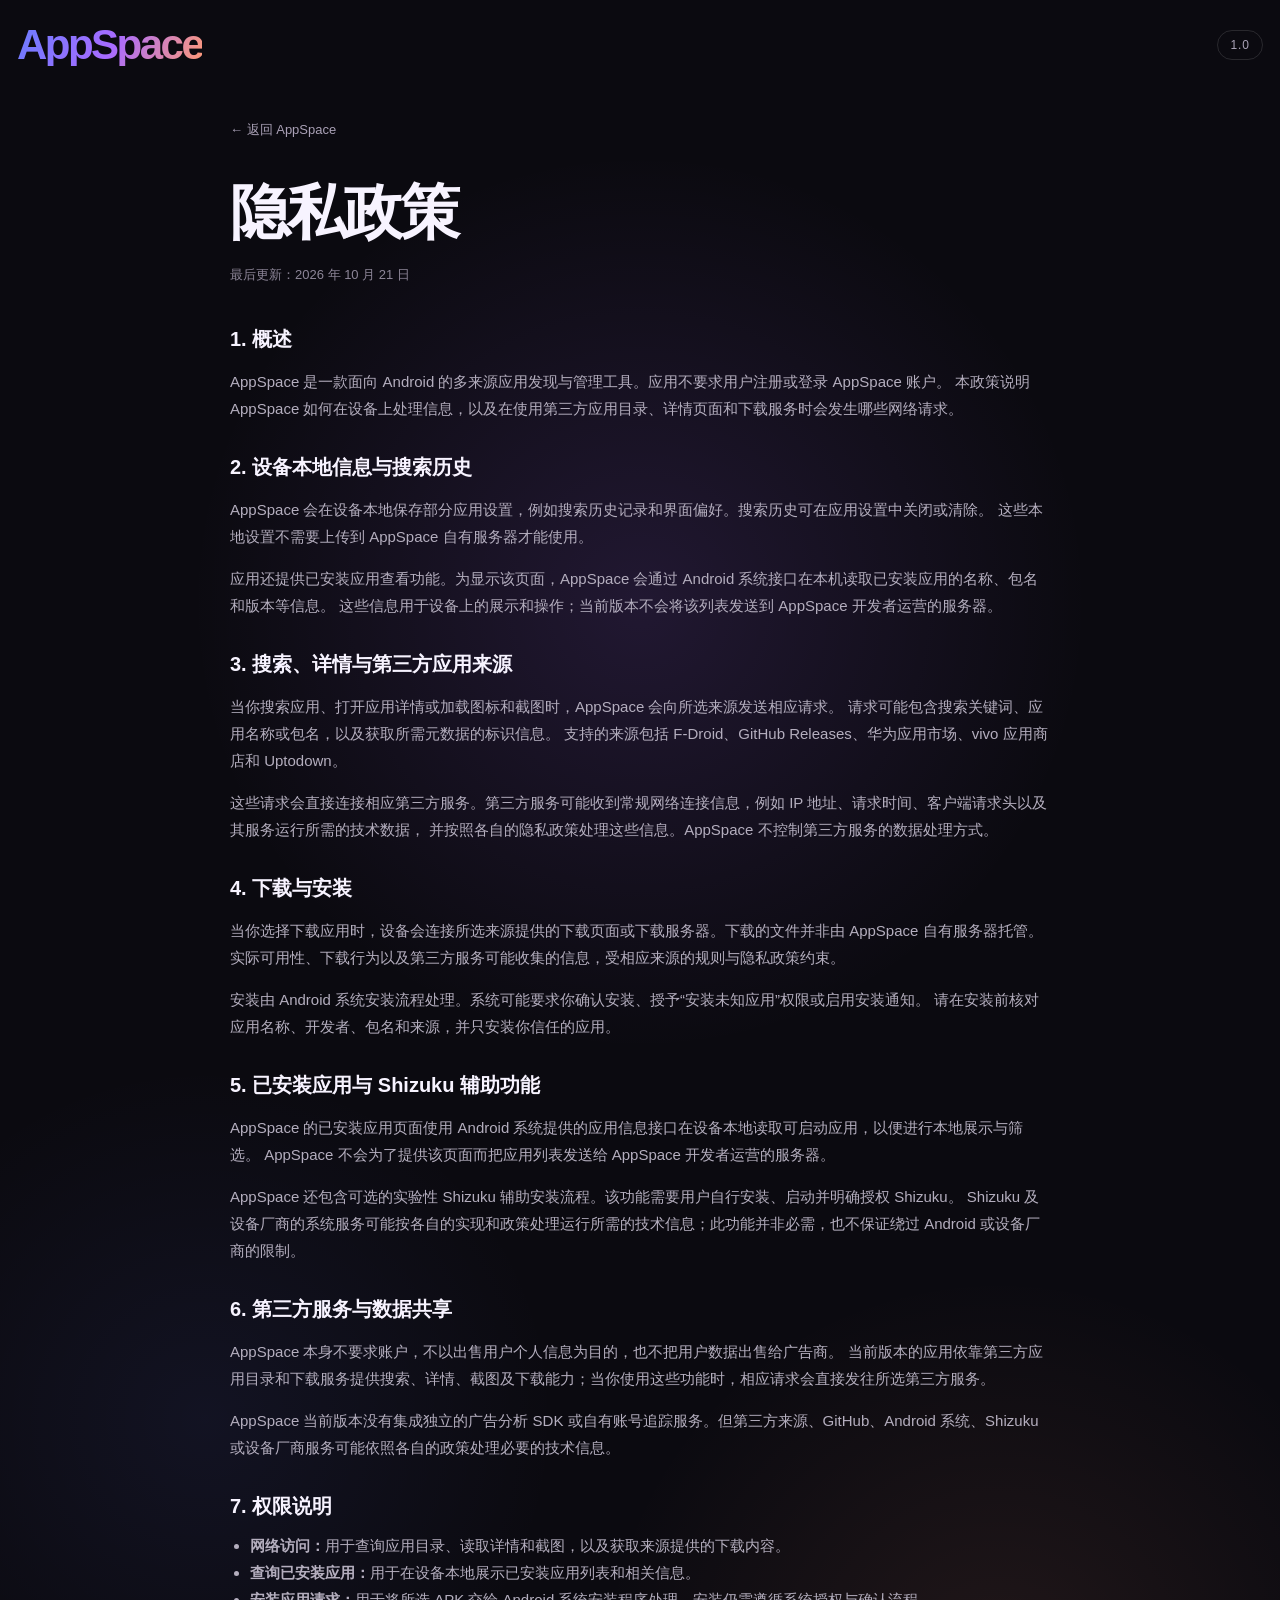
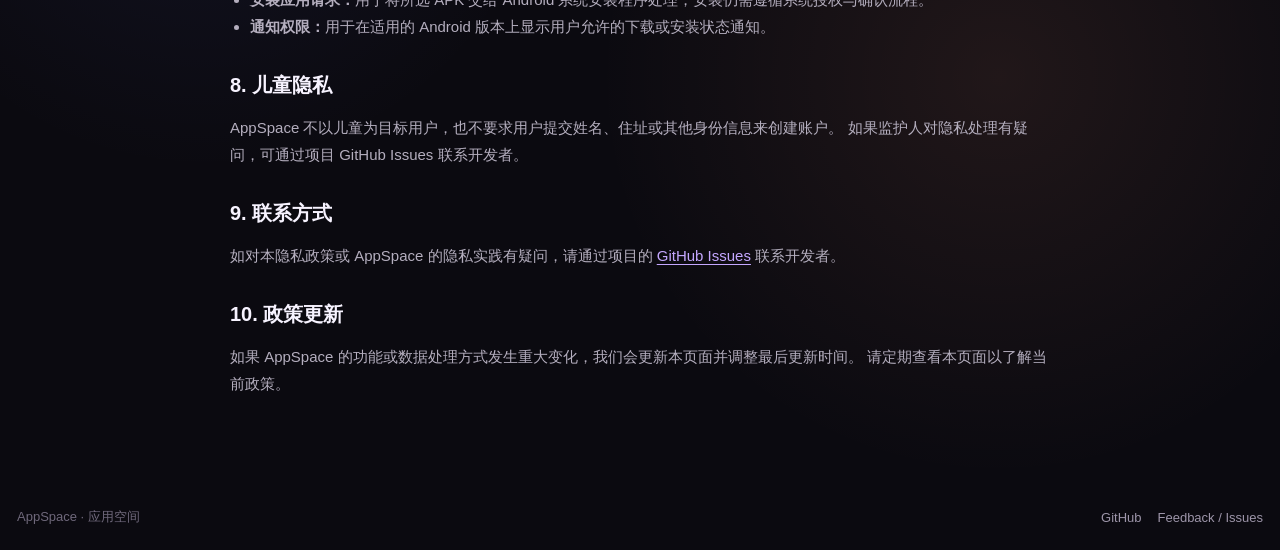
<file: docs/privacy.html>
<!doctype html>
<html lang="zh-CN">
<head>
  <meta charset="utf-8">
  <meta name="viewport" content="width=device-width, initial-scale=1, viewport-fit=cover">
  <meta name="theme-color" content="#0b0a10">
  <meta name="description" content="AppSpace · 应用空间隐私政策">
  <meta name="site-build" content="2026-10-21-privacy-01">
  <title>AppSpace · 隐私政策</title>
  <link rel="icon" type="image/webp" href="./assets/appspace-icon.webp?v=1.0.8">
  <link rel="stylesheet" href="./style.css?v=1.0.3">
  <style>
    .privacy-page { width: min(820px, 100%); margin: 0 auto; padding: 54px 0 80px; }
    .privacy-page h1 { margin: 0 0 12px; font-size: clamp(38px, 7vw, 60px); letter-spacing: -0.055em; }
    .privacy-page .updated { color: #8d8698; font-size: 13px; margin-bottom: 42px; }
    .privacy-section { margin-top: 32px; }
    .privacy-section h2 { margin: 0 0 12px; font-size: 20px; }
    .privacy-section p, .privacy-section li { color: #b4aebe; font-size: 15px; line-height: 1.8; }
    .privacy-section ul { margin: 10px 0 0 20px; padding: 0; }
    .privacy-section a { color: #c4a7ff; text-decoration: underline; text-underline-offset: 3px; }
    .privacy-back { display: inline-flex; margin-bottom: 34px; color: #aaa1b6; font-size: 13px; }
  </style>
</head>
<body>
  <main class="site">
    <header class="site-header">
      <a class="brand" href="./index.html" aria-label="AppSpace 首页">AppSpace</a>
      <span class="version">1.0</span>
    </header>

    <section class="privacy-page">
      <a class="privacy-back" href="./index.html">← 返回 AppSpace</a>

      <h1>隐私政策</h1>
      <div class="updated">最后更新：2026 年 10 月 21 日</div>

      <div class="privacy-section">
        <h2>1. 概述</h2>
        <p>
          AppSpace 是一款面向 Android 的多来源应用发现与管理工具。应用不要求用户注册或登录 AppSpace 账户。
          本政策说明 AppSpace 如何在设备上处理信息，以及在使用第三方应用目录、详情页面和下载服务时会发生哪些网络请求。
        </p>
      </div>

      <div class="privacy-section">
        <h2>2. 设备本地信息与搜索历史</h2>
        <p>
          AppSpace 会在设备本地保存部分应用设置，例如搜索历史记录和界面偏好。搜索历史可在应用设置中关闭或清除。
          这些本地设置不需要上传到 AppSpace 自有服务器才能使用。
        </p>
        <p>
          应用还提供已安装应用查看功能。为显示该页面，AppSpace 会通过 Android 系统接口在本机读取已安装应用的名称、包名和版本等信息。
          这些信息用于设备上的展示和操作；当前版本不会将该列表发送到 AppSpace 开发者运营的服务器。
        </p>
      </div>

      <div class="privacy-section">
        <h2>3. 搜索、详情与第三方应用来源</h2>
        <p>
          当你搜索应用、打开应用详情或加载图标和截图时，AppSpace 会向所选来源发送相应请求。
          请求可能包含搜索关键词、应用名称或包名，以及获取所需元数据的标识信息。
          支持的来源包括 F-Droid、GitHub Releases、华为应用市场、vivo 应用商店和 Uptodown。
        </p>
        <p>
          这些请求会直接连接相应第三方服务。第三方服务可能收到常规网络连接信息，例如 IP 地址、请求时间、客户端请求头以及其服务运行所需的技术数据，
          并按照各自的隐私政策处理这些信息。AppSpace 不控制第三方服务的数据处理方式。
        </p>
      </div>

      <div class="privacy-section">
        <h2>4. 下载与安装</h2>
        <p>
          当你选择下载应用时，设备会连接所选来源提供的下载页面或下载服务器。下载的文件并非由 AppSpace 自有服务器托管。
          实际可用性、下载行为以及第三方服务可能收集的信息，受相应来源的规则与隐私政策约束。
        </p>
        <p>
          安装由 Android 系统安装流程处理。系统可能要求你确认安装、授予“安装未知应用”权限或启用安装通知。
          请在安装前核对应用名称、开发者、包名和来源，并只安装你信任的应用。
        </p>
      </div>

      <div class="privacy-section">
        <h2>5. 已安装应用与 Shizuku 辅助功能</h2>
        <p>
          AppSpace 的已安装应用页面使用 Android 系统提供的应用信息接口在设备本地读取可启动应用，以便进行本地展示与筛选。
          AppSpace 不会为了提供该页面而把应用列表发送给 AppSpace 开发者运营的服务器。
        </p>
        <p>
          AppSpace 还包含可选的实验性 Shizuku 辅助安装流程。该功能需要用户自行安装、启动并明确授权 Shizuku。
          Shizuku 及设备厂商的系统服务可能按各自的实现和政策处理运行所需的技术信息；此功能并非必需，也不保证绕过 Android 或设备厂商的限制。
        </p>
      </div>

      <div class="privacy-section">
        <h2>6. 第三方服务与数据共享</h2>
        <p>
          AppSpace 本身不要求账户，不以出售用户个人信息为目的，也不把用户数据出售给广告商。
          当前版本的应用依靠第三方应用目录和下载服务提供搜索、详情、截图及下载能力；当你使用这些功能时，相应请求会直接发往所选第三方服务。
        </p>
        <p>
          AppSpace 当前版本没有集成独立的广告分析 SDK 或自有账号追踪服务。但第三方来源、GitHub、Android 系统、Shizuku 或设备厂商服务可能依照各自的政策处理必要的技术信息。
        </p>
      </div>

      <div class="privacy-section">
        <h2>7. 权限说明</h2>
        <ul>
          <li><strong>网络访问：</strong>用于查询应用目录、读取详情和截图，以及获取来源提供的下载内容。</li>
          <li><strong>查询已安装应用：</strong>用于在设备本地展示已安装应用列表和相关信息。</li>
          <li><strong>安装应用请求：</strong>用于将所选 APK 交给 Android 系统安装程序处理，安装仍需遵循系统授权与确认流程。</li>
          <li><strong>通知权限：</strong>用于在适用的 Android 版本上显示用户允许的下载或安装状态通知。</li>
        </ul>
      </div>

      <div class="privacy-section">
        <h2>8. 儿童隐私</h2>
        <p>
          AppSpace 不以儿童为目标用户，也不要求用户提交姓名、住址或其他身份信息来创建账户。
          如果监护人对隐私处理有疑问，可通过项目 GitHub Issues 联系开发者。
        </p>
      </div>

      <div class="privacy-section">
        <h2>9. 联系方式</h2>
        <p>
          如对本隐私政策或 AppSpace 的隐私实践有疑问，请通过项目的
          <a href="https://github.com/SteveYuanlong9321/AppSpace/issues" target="_blank" rel="noopener noreferrer">GitHub Issues</a>
          联系开发者。
        </p>
      </div>

      <div class="privacy-section">
        <h2>10. 政策更新</h2>
        <p>
          如果 AppSpace 的功能或数据处理方式发生重大变化，我们会更新本页面并调整最后更新时间。
          请定期查看本页面以了解当前政策。
        </p>
      </div>
    </section>

    <footer class="site-footer">
      <span>AppSpace · 应用空间</span>
      <div class="site-footer-links">
        <a href="https://github.com/SteveYuanlong9321/AppSpace" target="_blank" rel="noopener noreferrer">GitHub</a>
        <a href="https://github.com/SteveYuanlong9321/AppSpace/issues" target="_blank" rel="noopener noreferrer">Feedback / Issues</a>
      </div>
    </footer>
  </main>
  <script src="https://keepandroidopen.org/banner.js?lang=zh-CN&amp;size=mini&amp;link=https%3A%2F%2Fsteve0309.dpdns.org%2Fandroid-open.html&amp;hidebutton=off&amp;animation=off"></script>
</body>
</html>
</file>
<file: docs/style.css>
:root {
  --bg: #0b0a10;
  --text: #f7f3ff;
  --muted: #9992a7;
  --line: rgba(255, 255, 255, 0.11);
  --gradient: linear-gradient(115deg, #6b7cff 0%, #a86bff 52%, #ff9a76 100%);
}

* { box-sizing: border-box; }

html, body {
  min-width: 320px;
  min-height: 100%;
}

body {
  margin: 0;
  background:
    radial-gradient(circle at 50% 28%, rgba(168, 107, 255, 0.14), transparent 28rem),
    radial-gradient(circle at 78% 78%, rgba(255, 154, 118, 0.09), transparent 25rem),
    radial-gradient(circle at 16% 66%, rgba(107, 124, 255, 0.08), transparent 22rem),
    var(--bg);
  color: var(--text);
  font-family: -apple-system, BlinkMacSystemFont, "SF Pro Display", "Segoe UI", sans-serif;
  -webkit-font-smoothing: antialiased;
}

a {
  color: inherit;
  text-decoration: none;
}

.site {
  width: min(1400px, calc(100% - 34px));
  min-height: 100svh;
  margin: 0 auto;
  display: flex;
  flex-direction: column;
  padding: 24px 0 max(24px, env(safe-area-inset-bottom));
}

.site-header {
  display: flex;
  align-items: center;
  justify-content: space-between;
}

.header-actions {
  display: flex;
  align-items: center;
  gap: 10px;
}

.author-button {
  padding: 7px 13px;
  border: 1px solid rgba(255, 255, 255, 0.12);
  border-radius: 999px;
  background: rgba(255, 255, 255, 0.035);
  color: #aaa3b7;
  font-size: 12px;
  transition: transform 160ms ease, background 160ms ease, border-color 160ms ease;
}

.author-button:hover {
  transform: translateY(-1px);
  background: rgba(255, 255, 255, 0.055);
  border-color: rgba(255, 255, 255, 0.17);
}

.author-button:active {
  transform: scale(0.98);
}

.brand {
  font-size: clamp(31px, 5vw, 42px);
  font-weight: 800;
  line-height: 1;
  letter-spacing: -0.06em;
  background: var(--gradient);
  -webkit-background-clip: text;
  background-clip: text;
  color: transparent;
}

.version {
  padding: 7px 12px;
  border: 1px solid rgba(255, 255, 255, 0.12);
  border-radius: 999px;
  color: #aaa3b7;
  font-size: 12px;
  letter-spacing: 0.08em;
}

.hero {
  position: relative;
  width: min(1332px, 100%);
  margin: auto;
  padding: 7vh 0 9vh;
  display: flex;
  flex-direction: column;
  align-items: center;
  text-align: center;
}

.hero-aura {
  position: absolute;
  top: 22%;
  left: 50%;
  width: min(560px, 82vw);
  aspect-ratio: 1;
  transform: translate(-50%, -50%);
  border-radius: 50%;
  background:
    radial-gradient(circle, rgba(168, 107, 255, 0.18), rgba(107, 124, 255, 0.07) 36%, transparent 70%);
  filter: blur(12px);
  pointer-events: none;
  z-index: -1;
}

.app-icon-wrap {
  width: clamp(158px, 24vw, 228px);
  aspect-ratio: 1;
  margin-bottom: 28px;
  border-radius: 28%;
  box-shadow:
    0 28px 70px rgba(118, 93, 255, 0.18),
    0 0 90px rgba(187, 112, 255, 0.08);
}

.app-icon {
  display: block;
  width: 100%;
  height: 100%;
}


.eyebrow {
  padding: 7px 11px 6px;
  border: 1px solid rgba(168, 107, 255, 0.2);
  border-radius: 999px;
  background: rgba(168, 107, 255, 0.045);
  color: #c0a8f5;
  font-size: 10px;
  font-weight: 700;
  letter-spacing: 0.18em;
}

.hero h1 {
  margin: 19px 0 13px;
  font-size: clamp(45px, 8vw, 78px);
  line-height: 0.99;
  letter-spacing: -0.068em;
  font-weight: 820;
}

.hero h1 span {
  background: var(--gradient);
  -webkit-background-clip: text;
  background-clip: text;
  color: transparent;
}

.intro {
  max-width: 560px;
  margin: 0;
  color: var(--muted);
  font-size: clamp(14px, 2.2vw, 17px);
  line-height: 1.75;
}

.download-links {
  width: 1332px;
  margin-top: 34px;
  display: flex;
  align-items: center;
  justify-content: center;
  gap: 18px;
  flex-wrap: nowrap;
}

.download-links-cn {
  margin-top: 14px;
}

.release-link {
  width: 240px;
  display: inline-flex;
  line-height: 0;
  border-radius: 17px;
  transition: transform 160ms ease, filter 160ms ease;
}

.release-link:hover {
  transform: translateY(-2px);
  filter: brightness(1.06);
}

.release-link:active {
  transform: scale(0.99);
}

.release-badge {
  display: block;
  width: 100%;
  height: auto;
  border-radius: 17px;
}

.release-link[href*="apkpure"],
.release-link[href*="uptodown"],
.release-link[href*="apkpure"] .release-badge,
.release-link[href*="uptodown"] .release-badge {
  border-radius: 10px;
}

.hero-meta {
  display: flex;
  align-items: center;
  justify-content: center;
  flex-wrap: wrap;
  gap: 10px;
  margin-top: 23px;
  color: #777184;
  font-size: 12px;
}

.hero-meta a {
  color: #a49bad;
}

.meta-dot {
  width: 3px;
  height: 3px;
  border-radius: 50%;
  background: #5c5665;
}

.site-footer {
  display: flex;
  align-items: center;
  justify-content: space-between;
  padding-top: 16px;
  color: #6f687b;
  font-size: 13px;
}

.site-footer-links {
  display: flex;
  align-items: center;
  gap: 16px;
}

.site-footer-social {
  display: flex;
  align-items: center;
  gap: 14px;
}

.site-footer a {
  color: #9d95a9;
}


@media (max-width: 520px) {
  .site {
    width: min(100% - 24px, 520px);
    padding-top: 16px;
  }

  .hero {
    padding: 6vh 0 7vh;
  }

  .app-icon-wrap {
    width: 152px;
    margin-bottom: 25px;
  }

  .hero h1 {
    font-size: 43px;
  }

  .intro {
    max-width: 330px;
    font-size: 14px;
  }

  .download-links {
    width: 100%;
    margin-top: 30px;
    gap: 12px;
    flex-wrap: wrap;
  }

  .download-links-cn {
    margin-top: 12px;
  }

  .release-link {
    width: min(210px, 100%);
  }

  .cloud-link {
    width: min(260px, 100%);
  }

  .site-footer {
    flex-wrap: wrap;
    gap: 12px 18px;
  }

  .site-footer-links {
    flex-wrap: wrap;
    gap: 12px 14px;
  }
}
</file>
